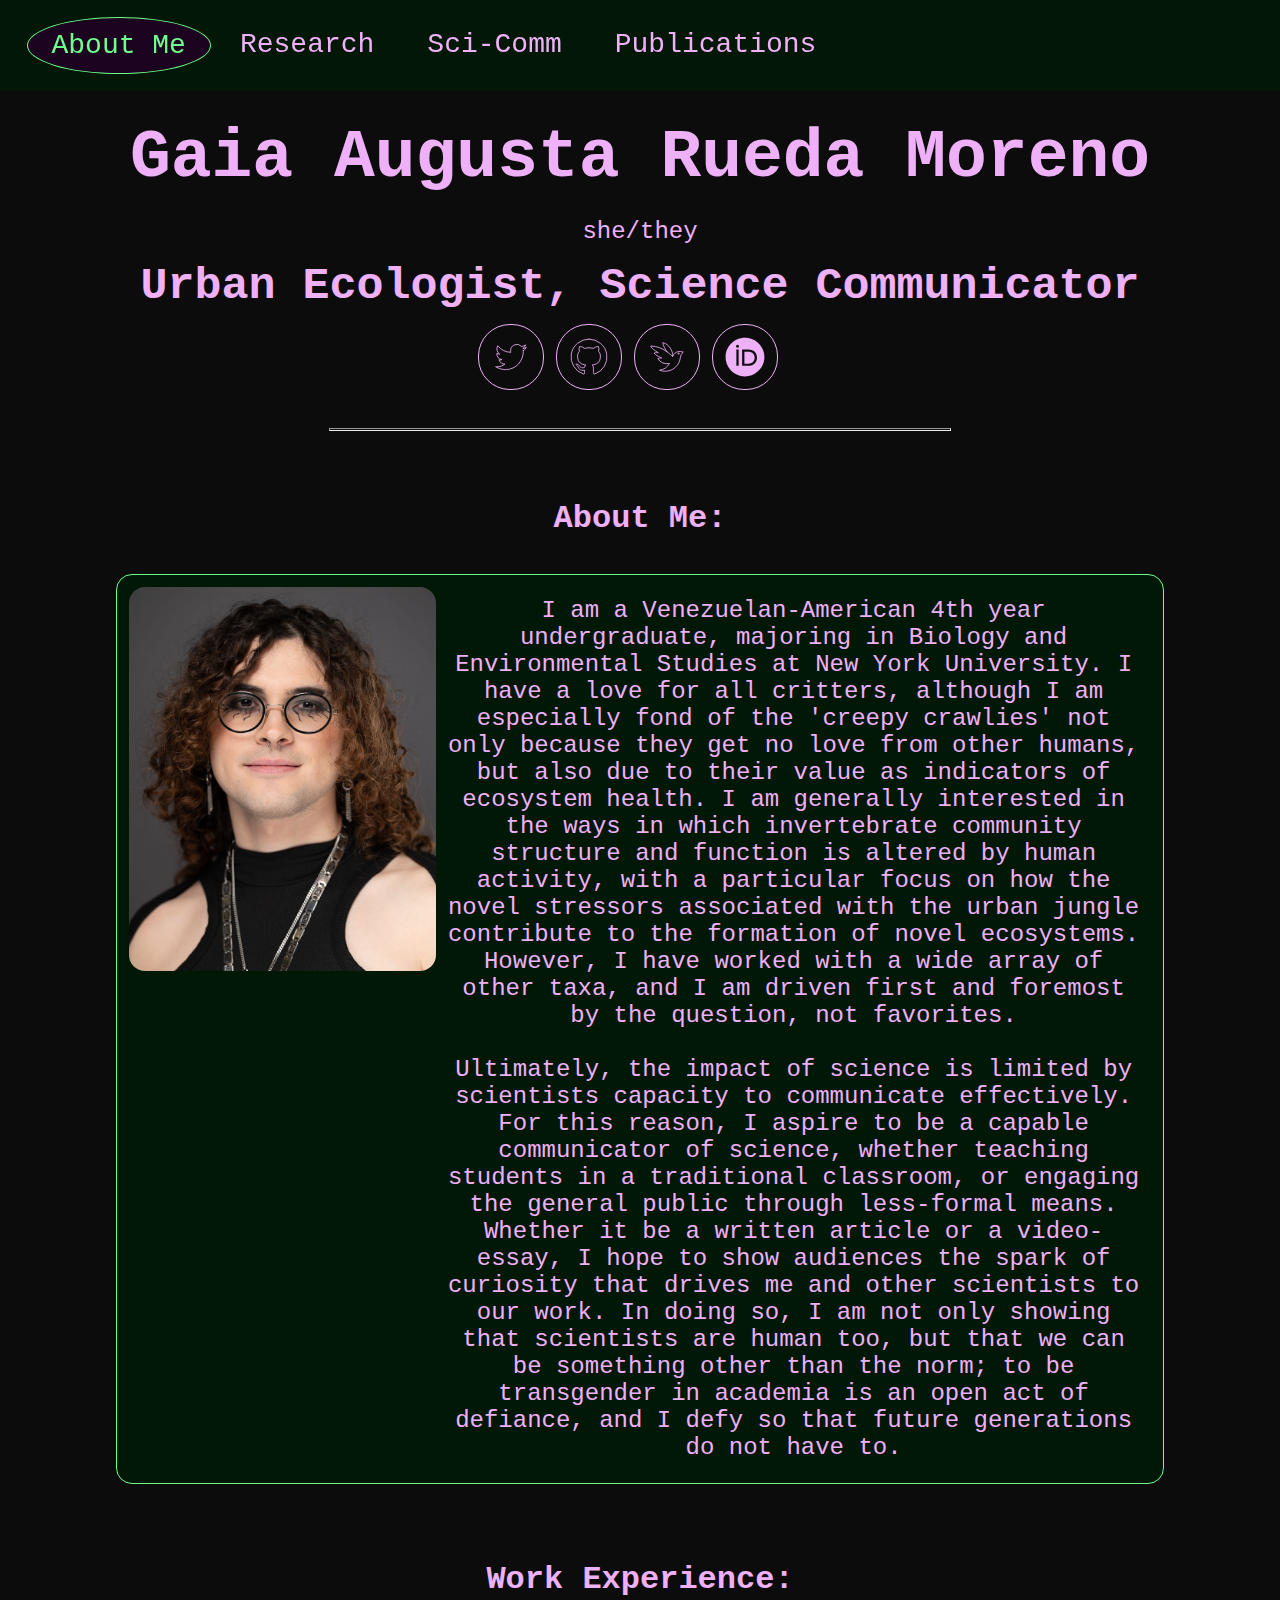
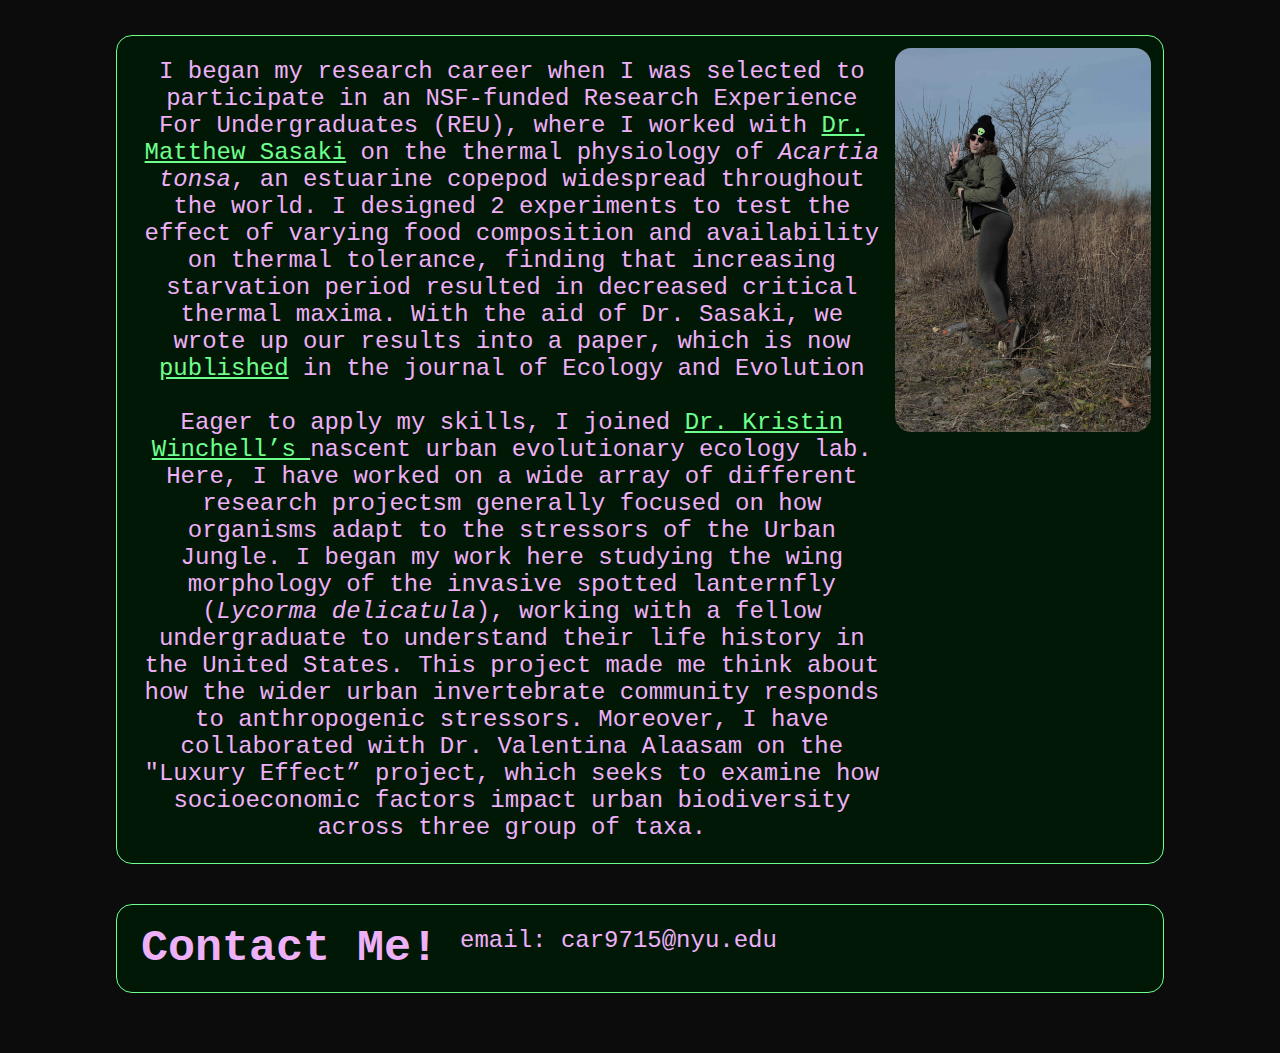
<file: index.html>
<html>
    <!--style and code ref-->
    <head> <link id="stylesheet" rel="stylesheet" href="styles.css"> 
        <script src="movingparts.js"></script>
    </head>
   
<header id="topbar">
     <!--top navigation bar-->
<div class="topnav">
    <a href="index.html" class="active">About Me</a>
    <a href="research.html">Research</a>
    <a href="SciComm.html">Sci-Comm</a>
    <a href="Contact.html">Publications</a>
</div>
</header>

<div class="permaBox top-intro-box">
    <h1> Gaia Augusta Rueda Moreno</h1>
    <p> she/they </p>
    <h2>Urban Ecologist, Science Communicator</h2>
    <div class="row" style="float: none; justify-content: center;">
        <a class="socialIconBtn" id="TwitterLink" href="https://twitter.com/Gaia__Papaya" target="_blank">
            <img class="socialIcon" src="indexImages/twitter.svg">
        </a>
        <a class="socialIconBtn" id="GitHubLink" href="https://github.com/gaia-papaya" target="_blank">
            <img class="socialIcon" src="indexImages/github.svg">
        </a>
        <a class="socialIconBtn" id="INatLink" href="https://www.inaturalist.org/people/gaia_papaya" target="_blank">
            <img class="socialIcon" src="indexImages/inaturalist.svg">
        </a>
        <a class="socialIconBtn" id="ORICD" href="https://orcid.org/my-orcid?orcid=0009-0001-8309-7455" target="_blank">
            <img class="socialIcon" src="indexImages/orcid.svg">
        </a>
        
    </div>
    <hr>  
    <h3>About Me:</h3>
    <div class="permaBox aboutMe">
        <!--headshot-->
        <img class="headshot" src="indexImages/PrincessOfDarkness_A.jpg" alt="The finest whore of Babylon">
        <p> I am a Venezuelan-American 4th year undergraduate, majoring in Biology and Environmental Studies at New York University. I have a love for all critters, although I am especially fond of the 'creepy crawlies' not only because they get no love from other humans, but also due to their value as indicators of ecosystem health. I am generally interested in the ways in which invertebrate community structure and function is altered by human activity, with a particular focus on how the novel stressors associated with the urban jungle contribute to the formation of novel ecosystems. However, I have worked with a wide array of other taxa, and I am driven first and foremost by the question, not favorites.
           <br> <br>
           Ultimately, the impact of science is limited by scientists capacity to communicate effectively. For this reason, I aspire to be a capable communicator of science, whether teaching students in a traditional classroom, or engaging the general public through less-formal means. Whether it be a written article or a video-essay, I hope to show audiences the spark of curiosity that drives me and other scientists to our work. In doing so, I am not only showing that scientists are human too, but that we can be something other than the norm; to be transgender in academia is an open act of defiance, and I defy so that future generations do not have to. </p>
   </div>
   <h3>Work Experience:</h3>
<div class="permaBox aboutMe">
    <p> I began my research career when I was selected to participate in an NSF-funded Research Experience For Undergraduates (REU), where I worked with <a href="https://www.matthew-sasaki.com/">Dr. Matthew Sasaki</a> on the thermal physiology of <i>Acartia tonsa</i>, an estuarine  copepod widespread throughout the world. I designed 2 experiments to test the effect of varying food composition and availability on thermal tolerance, finding that increasing starvation period resulted in decreased critical thermal maxima.  With the aid of Dr. Sasaki, we wrote up our results into a paper, which is now <a href="Contact.html" >published</a> in the journal of Ecology and Evolution 
        <br> <br>
        Eager to apply my skills, I joined <a href="https://kmwinchell.com/">Dr. Kristin Winchell’s </a> nascent urban evolutionary ecology lab. Here, I have worked on a wide array of different research projectsm generally focused on how organisms adapt to the stressors of the Urban Jungle. I began my work here studying the wing morphology of the invasive spotted lanternfly (<i>Lycorma delicatula</i>), working with a fellow undergraduate to understand their life history in the United States. This project made me think about how the wider urban invertebrate community responds to anthropogenic stressors. Moreover, I have collaborated with Dr. Valentina Alaasam on the "Luxury Effect” project, which seeks to examine how socioeconomic factors impact urban biodiversity across three group of taxa.</p>
    <img class="headshot" src="indexImages/superthot.jpg" alt="isnt my ass so soo fat?">
</div>

<div class="permaBox aboutMe">
    <h2>Contact Me!</h2>
    <p>email: car9715@nyu.edu</p>
</div>
</div>







</html>
</file>
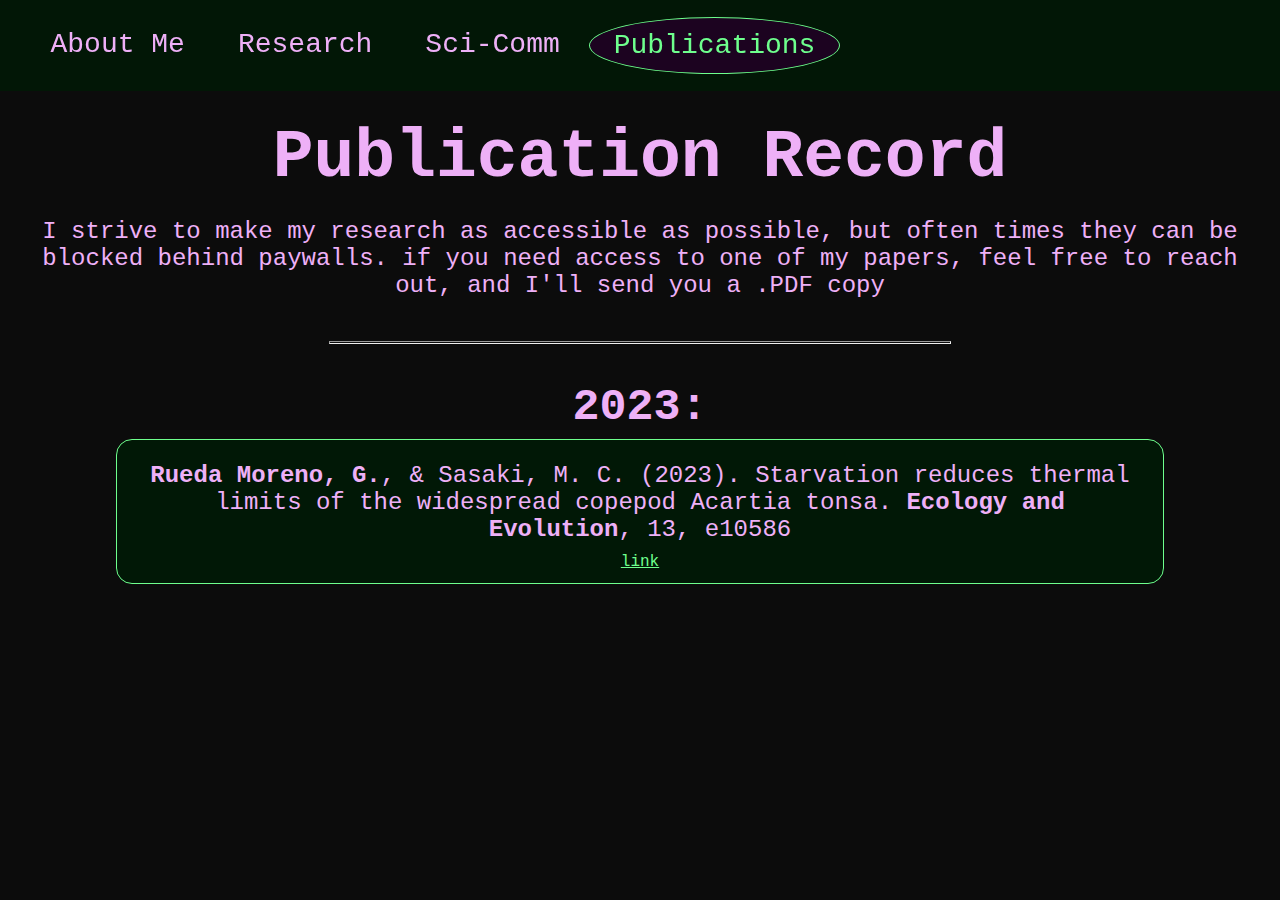
<file: Contact.html>
<html>
     <!--style and code ref-->
     <head> <link rel="stylesheet" href="styles.css"> 
        <script src="movingparts.js"></script>
    </head>

    <header id="topbar">
        <!--top navigation bar-->
   <div class="topnav">
       <a href="index.html" >About Me</a>
       <a href="research.html">Research</a>
       <a href="SciComm.html">Sci-Comm</a>
       <a href="Contact.html" class="active">Publications</a>
   </div>
   </header>
    
   <div class="permaBox top-intro-box">
    <h1>Publication Record</h1>
    <p> I strive to make my research as accessible as possible, but often times they can be blocked behind paywalls. 
        if you need access to one of my papers, feel free to reach out, and I'll send you a .PDF copy </p>
    <hr>
    <h2>2023:</h2>
    <div class="permaBox aboutMe" style="flex-flow: column nowrap;">
        <p> <b>Rueda Moreno, G.</b>, & Sasaki, M. C. (2023). Starvation reduces thermal limits of the widespread copepod Acartia tonsa. <b>Ecology and Evolution</b>, 13, e10586 </p>
        <a href="https://doi.org/10.1002/ece3.10586">link</a>
    </div>

</div>

   
</html>
</file>
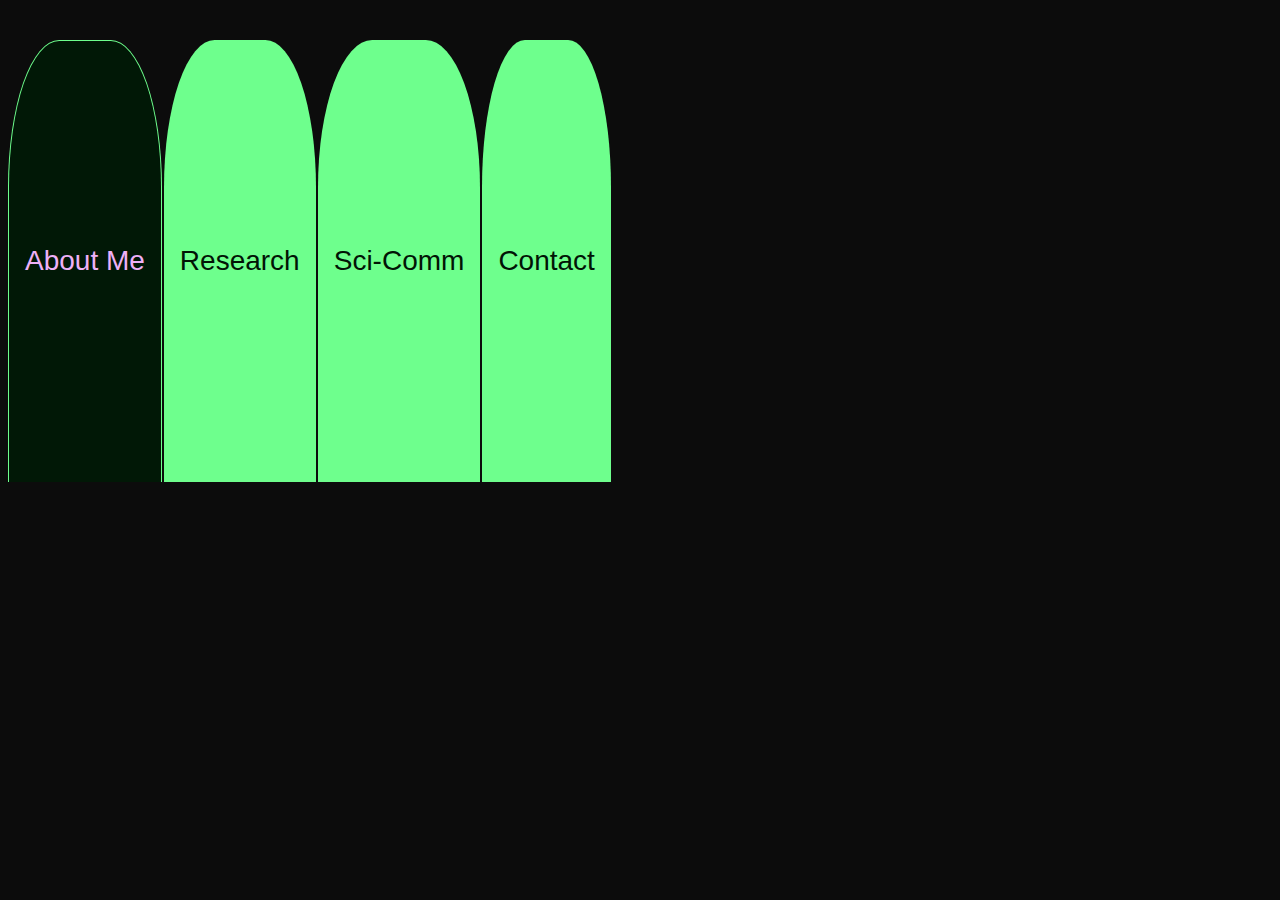
<file: NewIndex.html>
<html>
     <!--style and code ref-->
     <head> <link id="stylesheet" rel="stylesheet" href="styles.css"> 
        <script src="movingparts.js"></script>
    </head>

    <!--specific topic tabs-->
    <div class="tabs">
        <button class="tablink active" type="button" onclick="TabFlipper(event,'About')"> About Me </button>
        <button class="tablink" type="button" onclick="TabFlipper(event,'Research')"> Research </button>
        <button class="tablink" type="button" onclick="TabFlipper(event,'SciComm')"> Sci-Comm </button>
        <button class="tablink" type="button" onclick="TabFlipper(event,'Contact')"> Contact </button>

    </div>

 <!--tab contents-->
 <div id="About" class = "tabcontent">
    <h1></h1>
    <p>aaaaagh! scaaarryyyy!
    </p>
</div>

<div id="Research" class = "tabcontent">
    <h3>Hot n Sweaty</h3>
    <p>~ooh yeaahh </p>
</div>

<div id="SciComm" class = "tabcontent">
    <h3>Life in the City</h3>
    <p>Neww yoooooork</p>
</div>

<div id="Contact" class = "tabcontent">
    <img class="headshot" src="PrincessOfDarkness_A.jpg" alt="The finest whore of Babylon">

</div>

</html>
</file>
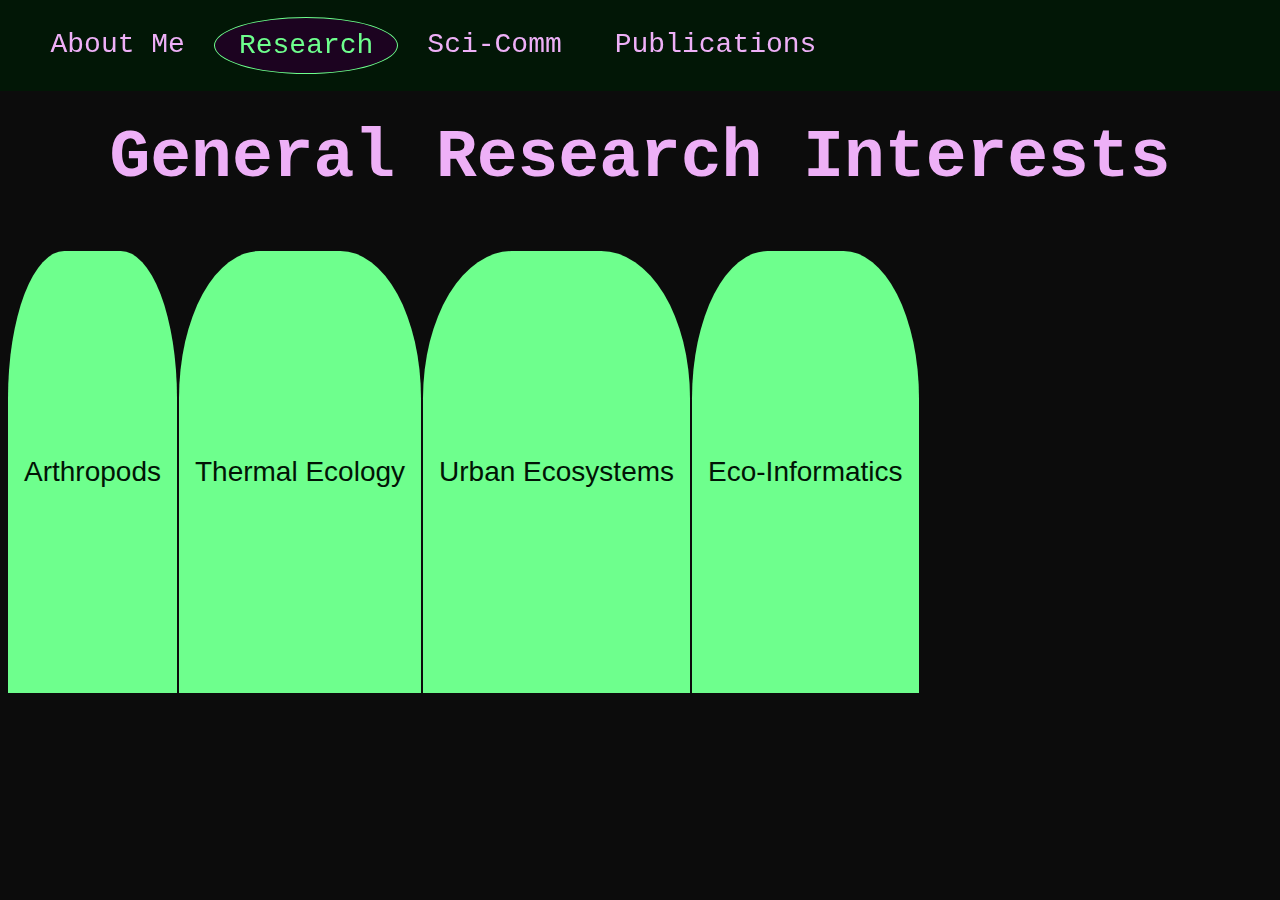
<file: research.html>
<html>
    <!--style and code ref-->
    <head> <link rel="stylesheet" href="styles.css">
        <script src="movingparts.js"></script>
     </head>
    
     <header id="topbar">
        <!--top navigation bar-->
   <div class="topnav">
       <a href="index.html">About Me</a>
       <a href="research.html" class="active">Research</a>
       <a href="SciComm.html">Sci-Comm</a>
       <a href="Contact.html">Publications</a>
   </div>
   </header>

</div>

<div class="permaBox top-intro-box">
    <h1>General Research Interests</h1>
</div>

    <!--specific topic tabs-->
    <div class="tabs" id="tabs">
        <button class="tablink" type="button" onclick="TabFlipper(event,'Bugs')"> Arthropods </button>
        <button class="tablink" type="button" onclick="TabFlipper(event,'ThermalEcol')"> Thermal Ecology </button>
        <button class="tablink" type="button" onclick="TabFlipper(event,'UrbanEcosys')"> Urban Ecosystems </button>
        <button class="tablink" type="button" onclick="TabFlipper(event,'EcoInfo')"> Eco-Informatics </button>

    </div>

    <div class="row">
            <!--tab contents-->
        <div id="Bugs" class = "tabcontent">
            <h2>Arthropod Biology</h2>
            <p>UwU</p>
        </div>
        
            
        <div id="ThermalEcol" class = "tabcontent">
            <h2>Hot n Sweaty</h2>
            <p>~ooh yeaahh </p>
        </div>

        <div id="UrbanEcosys" class = "tabcontent">
            <h2>Life in the City</h2>
            <p>Neww yoooooork</p>
        </div>

        <div id="EcoInfo" class = "tabcontent">
            <h2>beep boop</h2>
            <p>hello world! 10010 00101 </p>
        </div>
     </div>
    <div class="row">
        
    </div>        

</html>
</file>
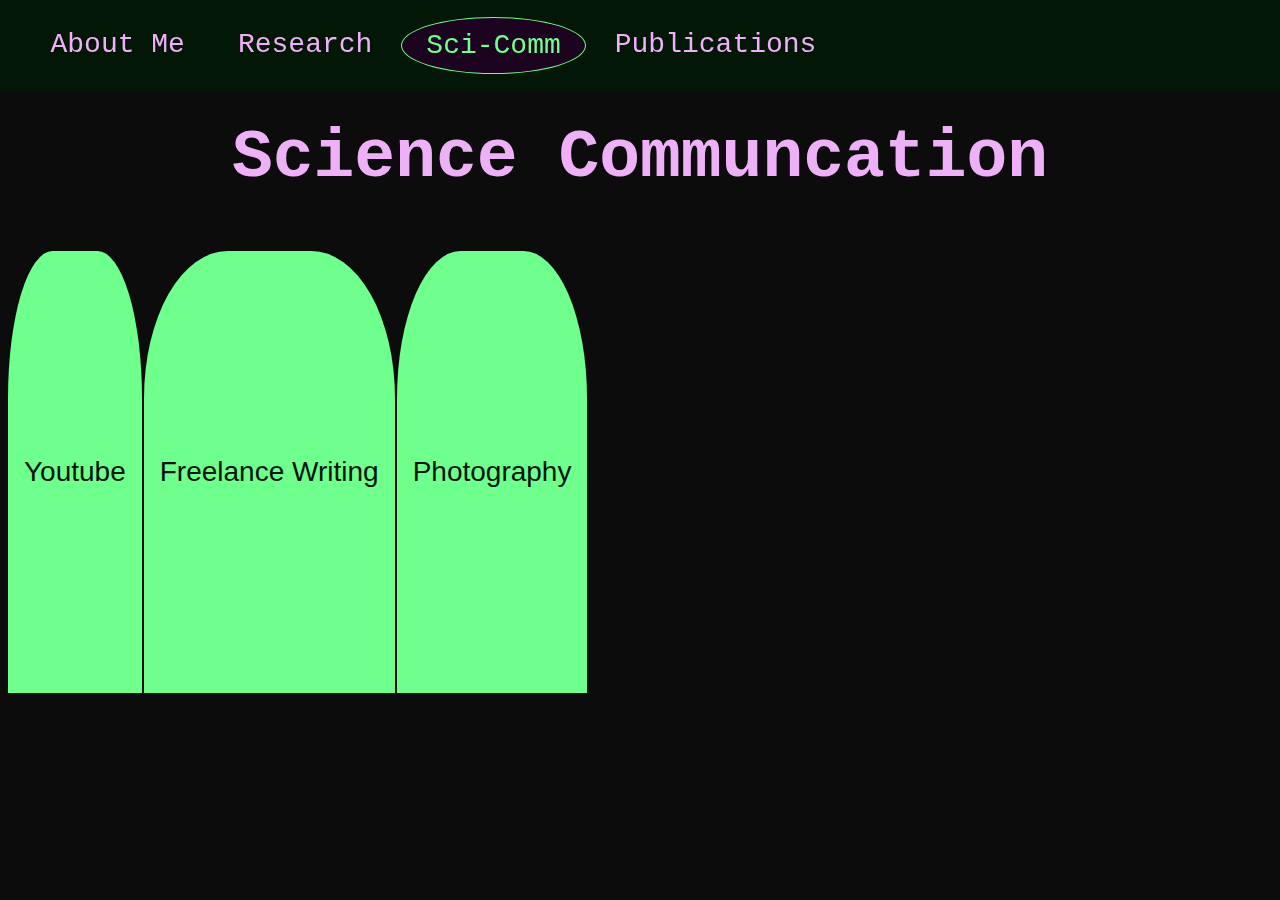
<file: SciComm.html>
<html>
    <!--style and code ref-->
    <head> <link rel="stylesheet" href="styles.css"> 
        <script  src="movingparts.js"></script>
    </head>
   
    <header id="topbar">
        <!--top navigation bar-->
   <div class="topnav">
       <a href="index.html" >About Me</a>
       <a href="research.html">Research</a>
       <a href="SciComm.html" class="active">Sci-Comm</a>
       <a href="Contact.html">Publications</a>
   </div>
   </header>

    <div class="permaBox top-intro-box">
        <h1>Science Communcation</h1>
    </div>

    <!--specific topic tabs-->
    <div class="tabs" id="tabs">
        <button class="tablink" type="button" onclick="TabFlipper(event,'Youtube')"> Youtube </button>
        <button class="tablink" type="button" onclick="TabFlipper(event,'LITC')"> Freelance Writing </button>
        <button class="tablink" type="button" onclick="TabFlipper(event,'WildPhoto')">Photography </button>
    </div>

    <!--tab contents-->
    <div class="row">
        <div id="Youtube" class = "tabcontent">
            <h3>Luciferase Productions</h3>
            <p>I run a youtube channel which foucses on the intersction between ecological and social issues,
                focused on urban environments.</p>
            <a href="https://www.youtube.com/@LuciferaseProductions">Channel Page</a>
        </div>
        <div id="YoutubeImage" class="tabimages">
            <iframe width="800" height="600" src="https://www.youtube.com/watch?v=obHtOIJrwh8" style="margin: 1rem;"></iframe>
        </div>
    
        <div id="LITC" class = "tabcontent">
            <h3>'Life in the City' Blog</h3>
            <p>I began writing for this blog while working with Dr. Kristin Winchell, and have been a recurring writer ever since. 
                My writing focuses on uncovering interesting urban wildlife and highlighting interesting papers in urban evolutionary ecology 
            </p>
        </div>
        <div id="LITCImage" class="tabimages">
            <div class="articlePreview">
                <h3>Sample Articles: </h3>
                <a href="https://urbanevolution-litc.com/2023/02/07/sub-urban-observations-turkey-vulture/">(Sub) Urban Observations: Turkey Vulture</a>
                <a href="https://urbanevolution-litc.com/2023/10/12/urban-observations-northern-cardinal-eating-a-spotted-lanternfly/"> Urban Observations: Northern Cardinal eating a Spotted Lanternfly? </a>
                <a href="https://urbanevolution-litc.com/2022/12/30/modelling-the-spread-of-the-invasive-spotted-lanternfly/">Modelling the spread of the invasive Spotted Lanternfly</a>
            </div>
        </div>
    
        <div id="WildPhoto" class = "tabcontent">
            <h3>Wildlife Photography</h3>
            <p>since 2021, I have been documenting the beauty of nature, from bugs to birds, 
                I am captivated by the sheer diversity of different lifeforms in our planet.</p>   
        </div>
        <div id="WildPhotoImage" class="tabimages">
            <img class="topimage" src="sciCommImages/AsianLadyBeetle.jpg" alt="a red and black spotted lady beetle sitting on a leaf">
            <img class="topimage" src="sciCommImages/EasternEyedClickBeetle.jpg" alt="a click beetle with two eye-like spots on its thorax perched upside down on a leaf">
            <img class="topimage" src="sciCommImages/NorthernShoveler.jpg" alt="A chestnut-sided, black headed duck with a wide bill floating on the water">
            <img class="topimage" src="sciCommImages/RedTailHawk.jpg" alt="A hawk with a reddish head and spots on its chest, perched on a metal fence">
            <img class="topimage" src="sciCommImages/AmericanGator.jpg" alt="an alligaotr peeking its head above the water">
            <img class="topimage" src="sciCommImages/GrayTreeFrog.jpg" alt="a dark gray frog sitting on vegatation, half submerged in water">
        </div>
    </div>
    <div class="row">

    </div>
    
</html>
</file>
<file: styles.css>
.socialIcon {
    height: 2.5rem;
    margin: 12px;

}

.socialIconBtn {
    margin: 6px;
    border: 1px solid rgb(238, 176, 247);
    border-radius: 2rem; 
}

.socialIconBtn:hover {
    transition: .33s;
    background-color: #6eff8d41;
}

.topimage  {
    border-radius: 1rem;
    display: block;
    position: relative;
    padding: 5px;
    z-index: 0;
    width: 45%;
    animation-name: spinny;
    animation-duration: .75s;
    animation-timing-function: ease-out;
}


@keyframes spinny {
    from {transform: rotateX(450deg); opacity: 0%;}
    to {transform: rotateX(0deg); opacity: 100%;}
}

.headshot {
    height: 24rem;
    position: relative;
    display: block;
    border-radius: 1rem;
}


.row {
    float: left;
    display: flex;
    flex-flow: row nowrap;
    justify-content: left;
    width: 98%;
}


hr {
    width: 50%;
    height: 1px;
    margin: auto;
    margin-bottom: 2rem;
    margin-top: 2rem;
    color: rgb(238, 176, 247);
}

h1 {
    font-size: 68px;
    margin: 12px;
}

h2 {
    font-size: 45px;
    margin: 6px 12px;
}

/* tab headers*/
 h3 {
    float: left;
    background-color: inherit;
    text-align: center;
    font-size: 32px;
    padding: 5px 5px;
    border-color: inherit;
}


p {
    margin: 5px;
    background-color: inherit;
    border-color: inherit;
    text-align: center;
    font-size: 24px;
    padding: 5px;
}



.permaBox {
    grid-row: content;
    display: flex;
    flex-flow: column nowrap;
    overflow: hidden;
    gap: 0;
    text-align: center;
    grid-column: auto;
    color: rgb(238, 176, 247);
    padding:12px;
}

.top-intro-box {
    margin-top: 7.5%;
}

.aboutMe {
    display: flex;
    flex-flow: row nowrap;
    border: 1px solid #6eff8d;
    background-color: rgba(1, 24, 6, 1);
    margin-right: 6rem;
    margin-left: 6rem;
    border-radius: 1rem;
    margin-bottom:2.5rem;
}

.aboutMe a:link{
    color: #6eff8d;
}

.aboutMe a:visited {
    color: #d0ffda;
}

#PubRecord {
margin-top: 2.5%;
}

#topbar {
    position: fixed;
    top: 0;
    right: 0;
    left: 0;
    z-index: 5;
    transition: top .3s;
}

/* navigation bar*/
.topnav {
    display: flex;
    flex-wrap: wrap;
    background-color: rgba(1, 24, 6, 0.9);
    padding: 12px 24px;
    width: 100%;
    overflow: hidden;
    position: relative;
}


.topnav a {
    float: left;
    display: block;
    text-align: center;
    margin: 5px 2.5px;
    padding: inherit;
    font-size: 28px;
    color: rgb(238, 176, 247);
    text-decoration: none;
}

.topnav a.active {
    background-color: rgb(28, 3, 32);
    color: #6eff8d;
    border-radius: 66.6%;
    border: 1px solid #6eff8d;
}

.topnav a:hover {
    float: left;
    text-align: center;
    background-color: #6eff8d;
    color: #011405;
    transition: 0.66s;
    border-radius: 100%;
}

/*  topic tabs */
.tabs {
    clear: left;
    text-align: center;
    margin-top: 2.5%;
    float: left;
    overflow: hidden;
    position: relative;
    z-index: 3;
    
}


.tabs button {
    border-top-right-radius: 33.3%;
    border-top-left-radius: 33.3%;
    border: none;
    margin-right: 2px;
    min-height: 50%;
    float: left;
    display: block;
    text-align: center;
    font-size: 28px;
    padding: 12px 16px;
    background-color: #6eff8d;
    color: #011405;
    transition: 0.333s;
    z-index: 1;
}

.tabs button.active {
    float: left;
    background-color: rgba(1, 24, 6, 1);
    color: rgb(238, 176, 247);
    border: 1px solid #6eff8d;
    border-bottom: none;
}

.tabs button:hover {
    float: left;
    display: block;
    text-align: center;
    background-color: rgba(3, 70, 18, 0.966);
    color: rgb(226, 117, 243);
    border: 1px solid #6eff8d41;
    border-bottom-color: #011405;
}

.tabcontent {
    clear: left;
    position: relative;
    float: left;
    flex: 2;
    z-index: 2;
    display: none;
    overflow: hidden;
    border: 1px solid #6eff8d;
    border-top: none;
    background-color: rgba(1, 24, 6, 1);
    border-bottom-left-radius: 1rem;
    border-bottom-right-radius: 1rem;
    flex-flow: column wrap;
    animation-name: slideDown;
    animation-duration: .75s;
    animation-fill-mode:backwards;
    animation-timing-function: ease-out;
}

@keyframes slideDown {
    from {max-height: 0;}
    to{max-height: 25rem;}
}



.tabimages {
    clear: left;
    display: none;
    flex-flow: row wrap;
    overflow: hidden;
    flex: 1;
}

 .articlePreview {
    display: flex;
    flex-flow: column wrap;
    color: rgb(238, 176, 247);
    padding:12px;
    border: 1px solid #6eff8d;
    background-color: rgba(1, 24, 6, 1);
    border-radius: 1rem;
    margin: 2rem;
 }

 .articlePreview a:link{
    color: #6eff8d;
}

.articlePreview a:visited {
    color: #d0ffda;
}

html {
    background-color: rgb(12, 12, 12);
    color: rgb(238, 176, 247);
    font-family: 'Courier New', Courier, monospace;
}
</file>
